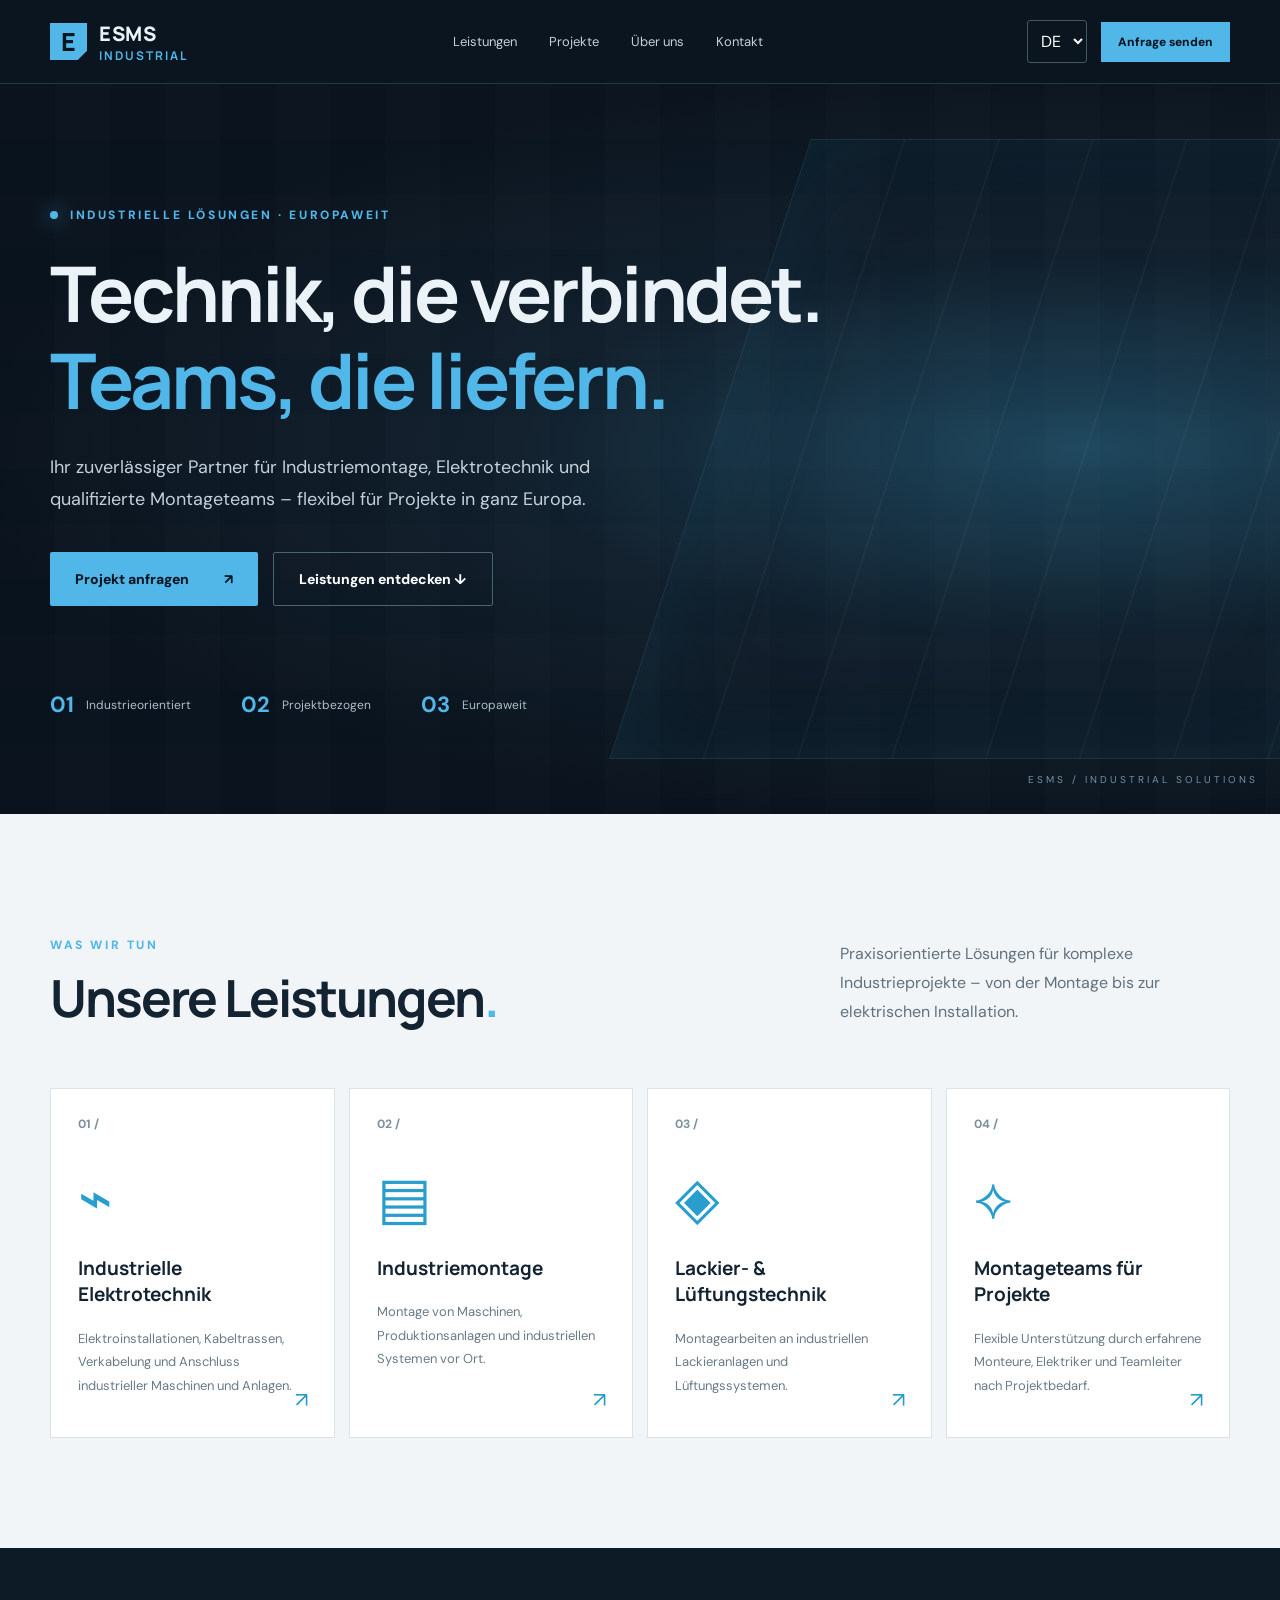
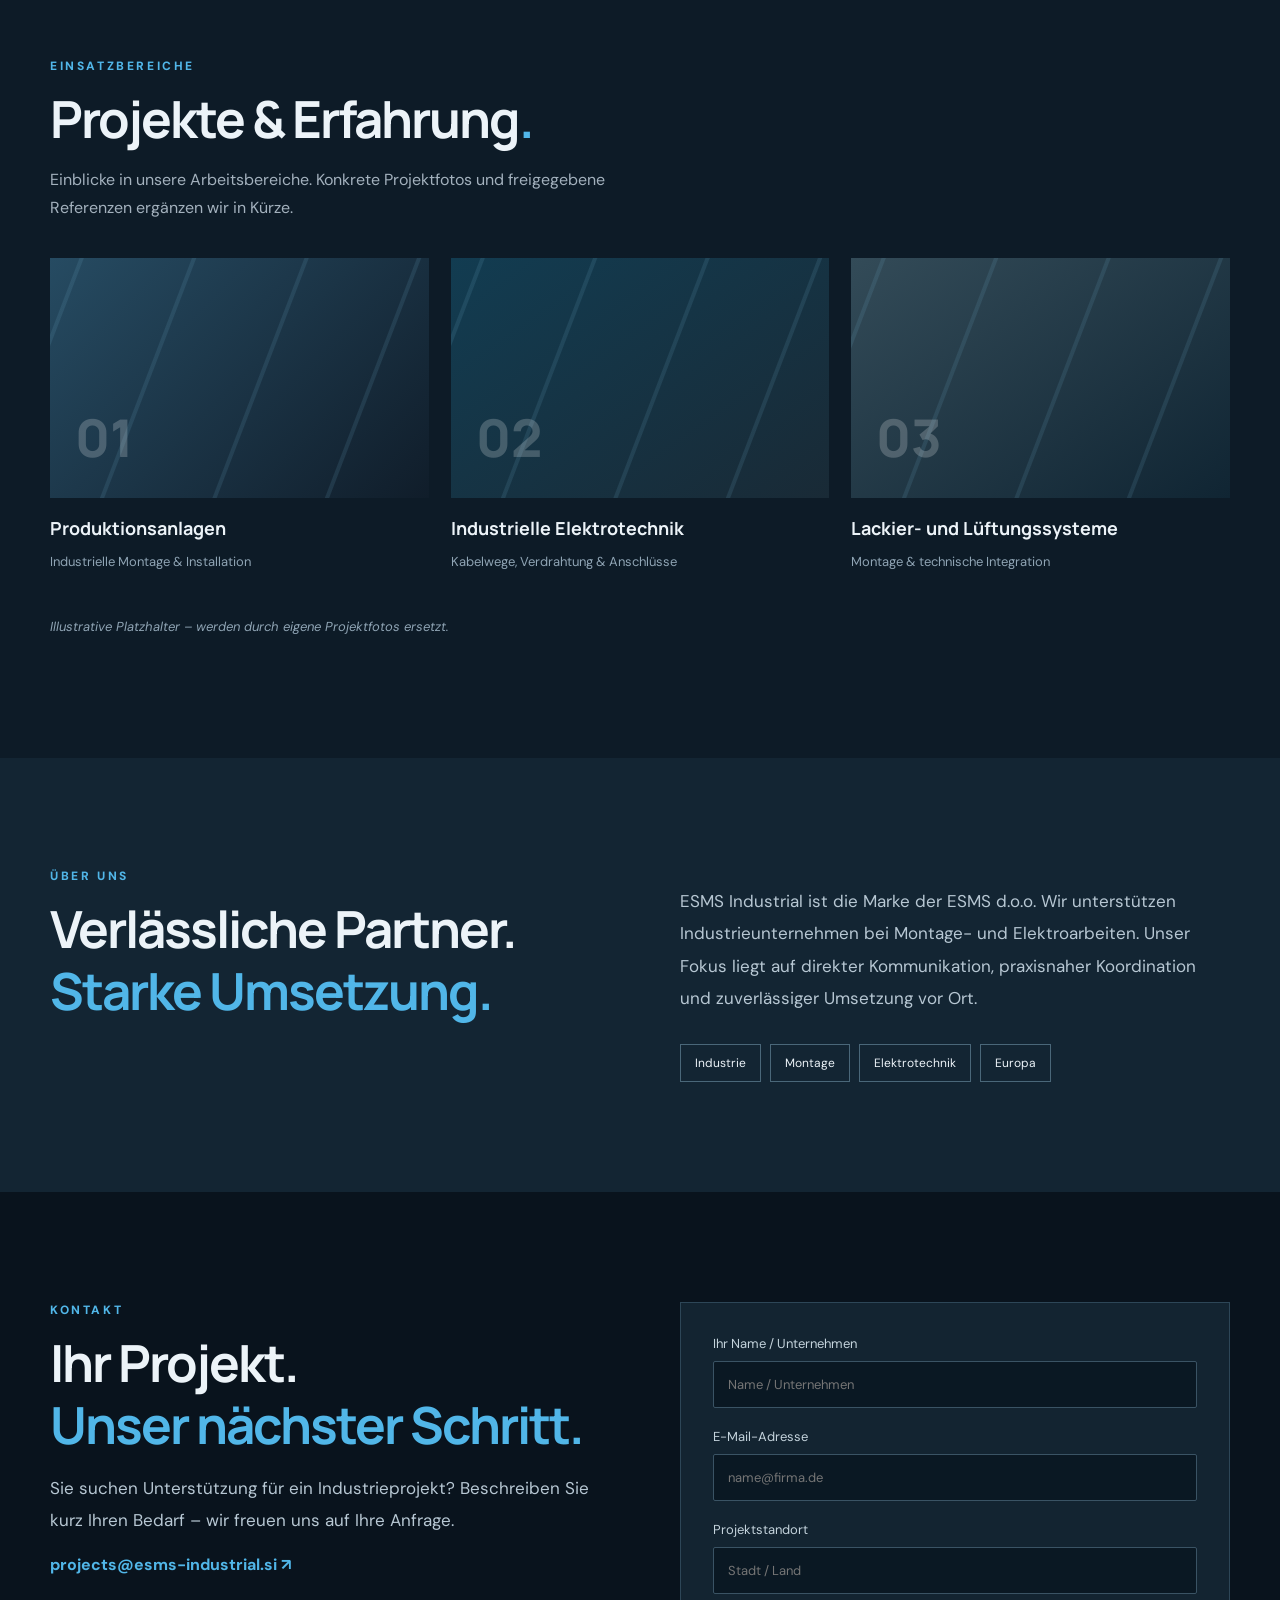
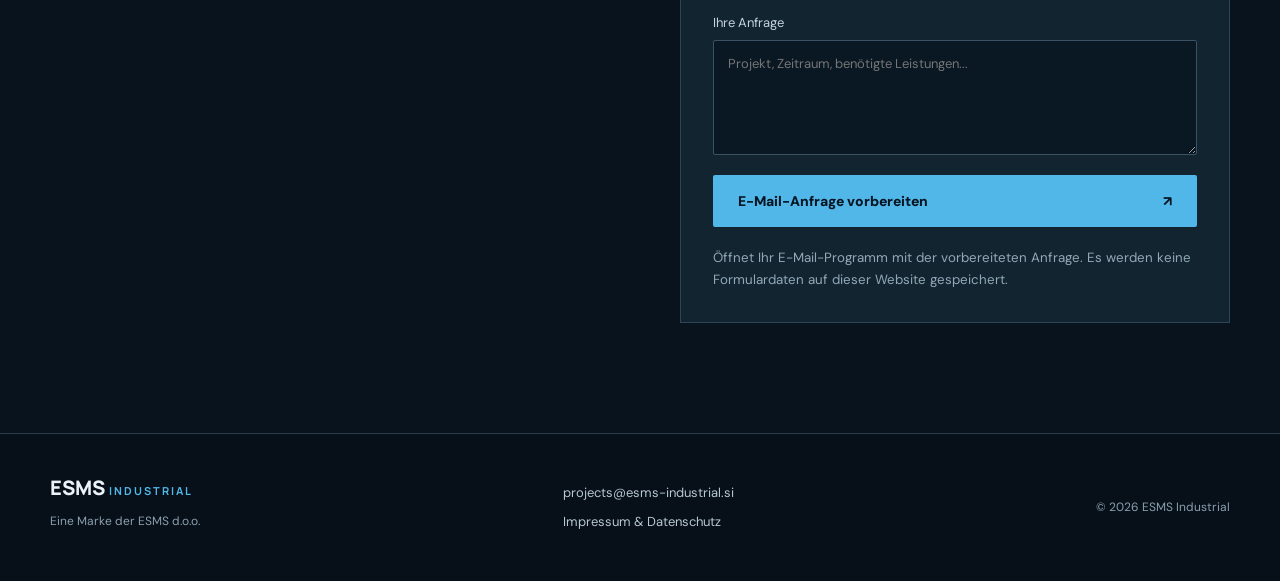
<file: index.html>
<!doctype html>
<html lang="de"><head><meta charset="utf-8"><meta name="viewport" content="width=device-width, initial-scale=1"><meta name="description" content="ESMS Industrial – Industriemontage, Elektrotechnik und Montageteams für Industrieprojekte in Europa."><title>ESMS Industrial | Industriemontage & Elektrotechnik</title><link rel="stylesheet" href="styles.css"></head>
<body><header class="header"><a href="#home" class="logo"><span class="mark">E</span><span>ESMS <b>INDUSTRIAL</b></span></a><nav id="nav"><a href="#services" data-i="navServices">Leistungen</a><a href="#projects" data-i="navProjects">Projekte</a><a href="#about" data-i="navAbout">Über uns</a><a href="#contact" data-i="navContact">Kontakt</a></nav><div class="actions"><select id="lang" aria-label="Language"><option value="de">DE</option><option value="en">EN</option><option value="sl">SL</option></select><a class="small-btn" href="#contact" data-i="inquiry">Anfrage senden</a><button class="menu" id="menu" aria-label="Menu">☰</button></div></header>
<main><section class="hero" id="home"><div class="hero-glow"></div><div class="container hero-inner"><div class="eyebrow"><span class="dot"></span><span data-i="eyebrow">INDUSTRIELLE LÖSUNGEN · EUROPAWEIT</span></div><h1 data-i="heroTitle">Technik, die verbindet.<br><em>Teams, die liefern.</em></h1><p class="hero-desc" data-i="heroDesc">Ihr zuverlässiger Partner für Industriemontage, Elektrotechnik und qualifizierte Montageteams – flexibel für Projekte in ganz Europa.</p><div class="hero-buttons"><a class="primary" href="#contact" data-i="heroCta">Projekt anfragen <span>↗</span></a><a class="secondary" href="#services" data-i="discover">Leistungen entdecken ↓</a></div><div class="hero-stats"><div><strong>01</strong><span data-i="stat1">Industrieorientiert</span></div><div><strong>02</strong><span data-i="stat2">Projektbezogen</span></div><div><strong>03</strong><span data-i="stat3">Europaweit</span></div></div></div><div class="grid-overlay"></div><div class="hero-label">ESMS / INDUSTRIAL SOLUTIONS</div></section>
<section class="section services" id="services"><div class="container"><div class="section-heading"><div><div class="kicker" data-i="servicesKicker">WAS WIR TUN</div><h2 data-i="servicesTitle">Unsere Leistungen<span class="accent">.</span></h2></div><p data-i="servicesIntro">Praxisorientierte Lösungen für komplexe Industrieprojekte – von der Montage bis zur elektrischen Installation.</p></div><div class="service-grid"><article class="service-card"><div class="number">01 /</div><div class="symbol">⌁</div><h3 data-i="s1">Industrielle Elektrotechnik</h3><p data-i="s1d">Elektroinstallationen, Kabeltrassen, Verkabelung und Anschluss industrieller Maschinen und Anlagen.</p><span class="arrow">↗</span></article><article class="service-card"><div class="number">02 /</div><div class="symbol">▤</div><h3 data-i="s2">Industriemontage</h3><p data-i="s2d">Montage von Maschinen, Produktionsanlagen und industriellen Systemen vor Ort.</p><span class="arrow">↗</span></article><article class="service-card"><div class="number">03 /</div><div class="symbol">◈</div><h3 data-i="s3">Lackier- & Lüftungstechnik</h3><p data-i="s3d">Montagearbeiten an industriellen Lackieranlagen und Lüftungssystemen.</p><span class="arrow">↗</span></article><article class="service-card"><div class="number">04 /</div><div class="symbol">⟡</div><h3 data-i="s4">Montageteams für Projekte</h3><p data-i="s4d">Flexible Unterstützung durch erfahrene Monteure, Elektriker und Teamleiter nach Projektbedarf.</p><span class="arrow">↗</span></article></div></div></section>
<section class="section projects" id="projects"><div class="container"><div class="kicker" data-i="projectsKicker">EINSATZBEREICHE</div><h2 data-i="projectsTitle">Projekte & Erfahrung<span class="accent">.</span></h2><p class="intro" data-i="projectsIntro">Einblicke in unsere Arbeitsbereiche. Konkrete Projektfotos und freigegebene Referenzen ergänzen wir in Kürze.</p><div class="project-grid"><div class="project-tile"><div class="project-art art-one"><span>01</span></div><h3 data-i="p1">Produktionsanlagen</h3><p data-i="p1d">Industrielle Montage & Installation</p></div><div class="project-tile"><div class="project-art art-two"><span>02</span></div><h3 data-i="p2">Industrielle Elektrotechnik</h3><p data-i="p2d">Kabelwege, Verdrahtung & Anschlüsse</p></div><div class="project-tile"><div class="project-art art-three"><span>03</span></div><h3 data-i="p3">Lackier- und Lüftungssysteme</h3><p data-i="p3d">Montage & technische Integration</p></div></div><p class="photo-note" data-i="photoNote">Illustrative Platzhalter – werden durch eigene Projektfotos ersetzt.</p></div></section>
<section class="section about" id="about"><div class="container about-grid"><div><div class="kicker" data-i="aboutKicker">ÜBER UNS</div><h2 data-i="aboutTitle">Verlässliche Partner.<br><span class="accent">Starke Umsetzung.</span></h2></div><div><p data-i="aboutText">ESMS Industrial ist die Marke der ESMS d.o.o. Wir unterstützen Industrieunternehmen bei Montage- und Elektroarbeiten. Unser Fokus liegt auf direkter Kommunikation, praxisnaher Koordination und zuverlässiger Umsetzung vor Ort.</p><div class="pill-row"><span data-i="tag1">Industrie</span><span data-i="tag2">Montage</span><span data-i="tag3">Elektrotechnik</span><span data-i="tag4">Europa</span></div></div></div></section>
<section class="section contact" id="contact"><div class="container contact-grid"><div><div class="kicker" data-i="contactKicker">KONTAKT</div><h2 data-i="contactTitle">Ihr Projekt.<br><span class="accent">Unser nächster Schritt.</span></h2><p data-i="contactIntro">Sie suchen Unterstützung für ein Industrieprojekt? Beschreiben Sie kurz Ihren Bedarf – wir freuen uns auf Ihre Anfrage.</p><a class="email" href="mailto:projects@esms-industrial.si">projects@esms-industrial.si ↗</a></div><form id="contactForm" class="contact-form"><label><span data-i="nameLabel">Ihr Name / Unternehmen</span><input name="name" required maxlength="120" autocomplete="name" placeholder="Name / Unternehmen"></label><label><span data-i="emailLabel">E-Mail-Adresse</span><input name="email" type="email" required autocomplete="email" placeholder="name@firma.de"></label><label><span data-i="locationLabel">Projektstandort</span><input name="location" maxlength="120" placeholder="Stadt / Land"></label><label><span data-i="messageLabel">Ihre Anfrage</span><textarea name="message" required rows="5" maxlength="4000" placeholder="Projekt, Zeitraum, benötigte Leistungen..."></textarea></label><button class="primary submit" type="submit"><span data-i="send">E-Mail-Anfrage vorbereiten</span> ↗</button><small data-i="formNote">Öffnet Ihr E-Mail-Programm mit der vorbereiteten Anfrage. Es werden keine Formulardaten auf dieser Website gespeichert.</small></form></div></section></main>
<footer><div class="container footer-inner"><div><div class="footer-brand">ESMS <b>INDUSTRIAL</b></div><p data-i="footerDesc">Eine Marke der ESMS d.o.o.</p></div><div class="footer-links"><a href="mailto:projects@esms-industrial.si">projects@esms-industrial.si</a><a href="legal.html" data-i="legal">Impressum & Datenschutz</a></div><div class="copyright">© <span id="year"></span> ESMS Industrial</div></div></footer><script src="script.js"></script></body></html>
</file>
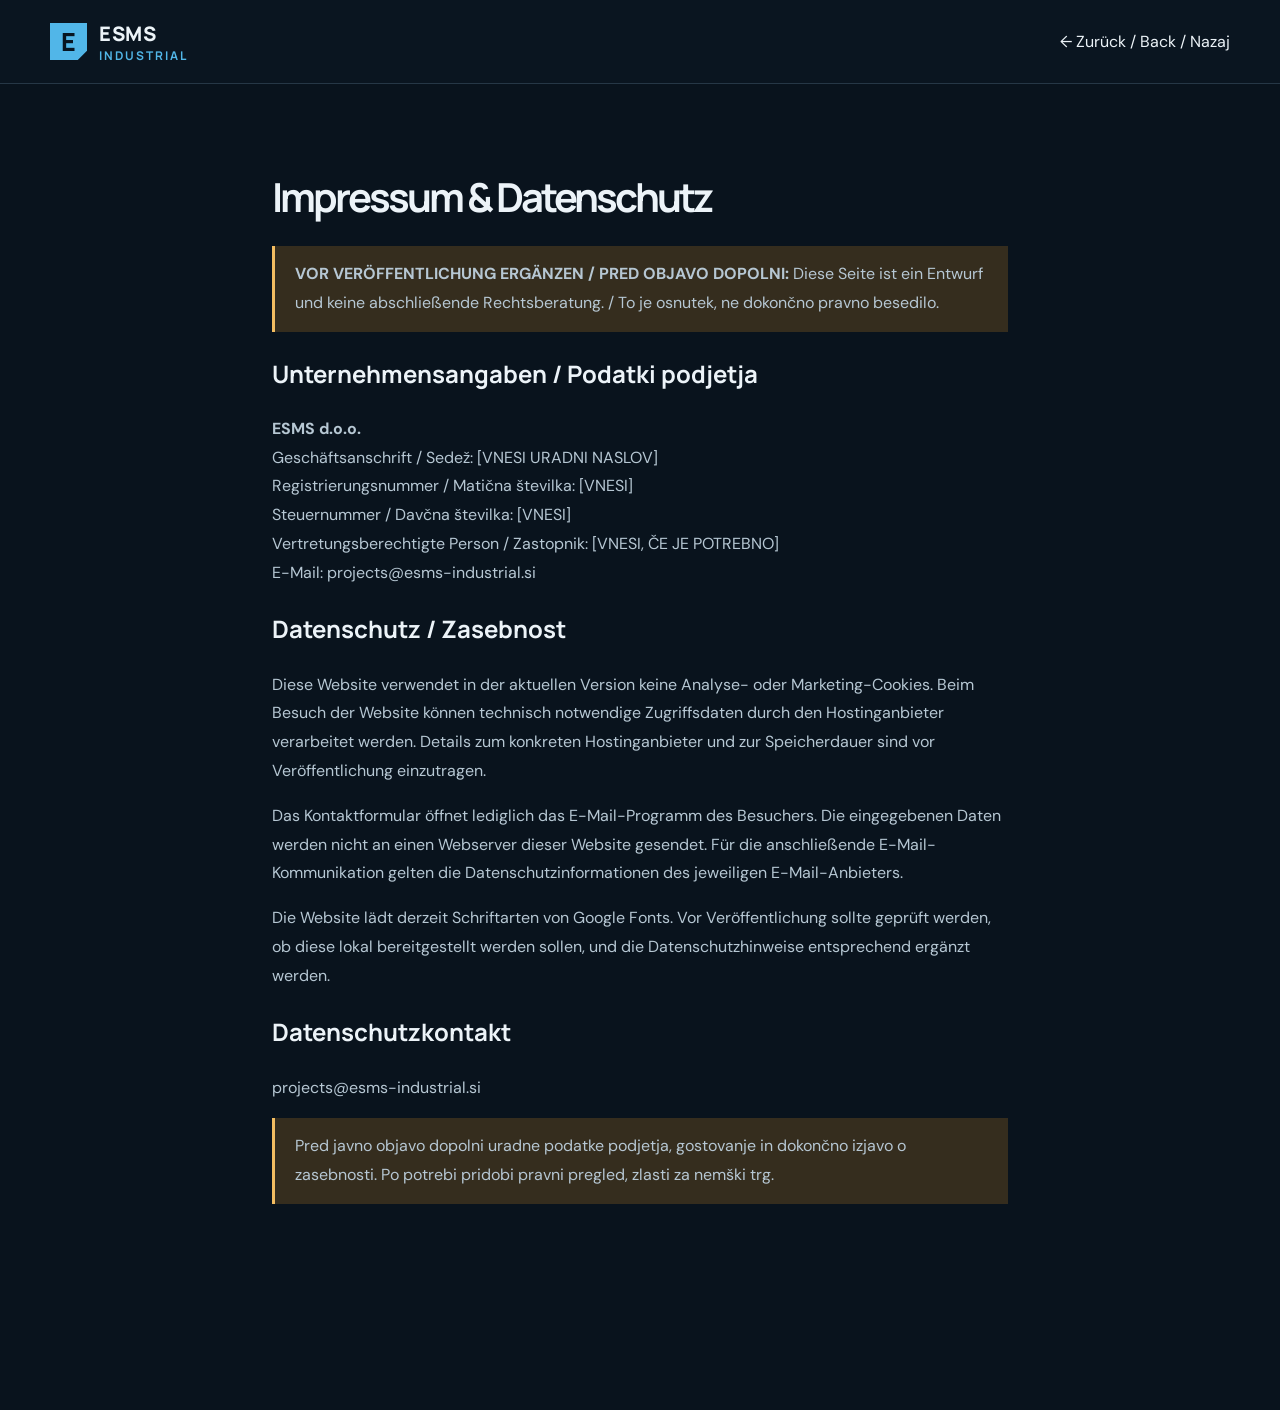
<file: legal.html>
<!doctype html><html lang="de"><head><meta charset="utf-8"><meta name="viewport" content="width=device-width,initial-scale=1"><title>Impressum & Datenschutz | ESMS Industrial</title><link rel="stylesheet" href="styles.css"></head><body><header class="header"><a href="index.html" class="logo"><span class="mark">E</span><span>ESMS <b>INDUSTRIAL</b></span></a><a href="index.html">← Zurück / Back / Nazaj</a></header><main class="legal-content"><h1>Impressum & Datenschutz</h1><p class="warning"><strong>VOR VERÖFFENTLICHUNG ERGÄNZEN / PRED OBJAVO DOPOLNI:</strong> Diese Seite ist ein Entwurf und keine abschließende Rechtsberatung. / To je osnutek, ne dokončno pravno besedilo.</p><h2>Unternehmensangaben / Podatki podjetja</h2><p><strong>ESMS d.o.o.</strong><br>Geschäftsanschrift / Sedež: [VNESI URADNI NASLOV]<br>Registrierungsnummer / Matična številka: [VNESI]<br>Steuernummer / Davčna številka: [VNESI]<br>Vertretungsberechtigte Person / Zastopnik: [VNESI, ČE JE POTREBNO]<br>E-Mail: <a href="mailto:projects@esms-industrial.si">projects@esms-industrial.si</a></p><h2>Datenschutz / Zasebnost</h2><p>Diese Website verwendet in der aktuellen Version keine Analyse- oder Marketing-Cookies. Beim Besuch der Website können technisch notwendige Zugriffsdaten durch den Hostinganbieter verarbeitet werden. Details zum konkreten Hostinganbieter und zur Speicherdauer sind vor Veröffentlichung einzutragen.</p><p>Das Kontaktformular öffnet lediglich das E-Mail-Programm des Besuchers. Die eingegebenen Daten werden nicht an einen Webserver dieser Website gesendet. Für die anschließende E-Mail-Kommunikation gelten die Datenschutzinformationen des jeweiligen E-Mail-Anbieters.</p><p>Die Website lädt derzeit Schriftarten von Google Fonts. Vor Veröffentlichung sollte geprüft werden, ob diese lokal bereitgestellt werden sollen, und die Datenschutzhinweise entsprechend ergänzt werden.</p><h2>Datenschutzkontakt</h2><p>projects@esms-industrial.si</p><p class="warning">Pred javno objavo dopolni uradne podatke podjetja, gostovanje in dokončno izjavo o zasebnosti. Po potrebi pridobi pravni pregled, zlasti za nemški trg.</p></main></body></html>
</file>
<file: styles.css>
@import url('https://fonts.googleapis.com/css2?family=DM+Sans:wght@400;500;600;700&family=Manrope:wght@400;500;600;700;800&display=swap');:root{--bg:#09131d;--panel:#111f2b;--ink:#ecf3f8;--muted:#a3b1bd;--blue:#51b6e8;--line:#283b49}*{box-sizing:border-box}html{scroll-behavior:smooth}body{margin:0;background:var(--bg);color:var(--ink);font-family:'DM Sans',Arial,sans-serif}a{color:inherit;text-decoration:none}button,select,input,textarea{font:inherit}.container{width:min(1180px,calc(100% - 44px));margin:auto}.header{height:84px;display:flex;align-items:center;justify-content:space-between;padding:0 max(26px,calc((100vw - 1180px)/2));background:#0b1621f5;position:sticky;top:0;z-index:20;border-bottom:1px solid #263746}.logo{font-family:Manrope,sans-serif;font-size:20px;font-weight:800;letter-spacing:.5px;display:flex;align-items:center;gap:12px}.logo b{color:var(--blue);font-size:12px;letter-spacing:2px;display:block}.mark{background:var(--blue);color:#071521;width:37px;height:37px;display:grid;place-items:center;font-size:25px;clip-path:polygon(0 0,100% 0,100% 75%,75% 100%,0 100%)}nav{display:flex;gap:32px}nav a{color:#c4d1db;font-size:13px}nav a:hover,.footer-links a:hover{color:var(--blue)}.actions{display:flex;gap:14px;align-items:center}select{background:transparent;color:#fff;border:1px solid #435665;padding:9px;border-radius:3px}option{color:#111}.small-btn{background:var(--blue);color:#05141f;padding:12px 17px;font-weight:800;font-size:12px}.menu{display:none;background:none;border:0;color:white;font-size:25px}.hero{min-height:660px;position:relative;overflow:hidden;background:radial-gradient(ellipse at 85% 50%,#1d465c 0%,#101f2c 37%,#09131d 73%)}.hero-inner{position:relative;z-index:2;padding-top:123px;padding-bottom:95px}.hero-glow{position:absolute;right:-130px;top:55px;width:700px;height:620px;transform:skew(-18deg);border:1px solid #39627b55;box-shadow:inset 0 0 100px #1e71902b;background:repeating-linear-gradient(90deg,transparent 0,transparent 92px,#ffffff0b 93px,#ffffff0b 94px)}.grid-overlay{position:absolute;inset:0;background:linear-gradient(90deg,transparent 49.9%,#ffffff08 50%),linear-gradient(0deg,transparent 49.9%,#ffffff07 50%);background-size:110px 110px;opacity:.3;pointer-events:none}.eyebrow,.kicker{color:var(--blue);font-weight:800;font-size:12px;letter-spacing:2.6px}.eyebrow{display:flex;align-items:center;gap:12px}.dot{width:8px;height:8px;background:var(--blue);border-radius:50%;box-shadow:0 0 20px var(--blue)}h1,h2,h3{font-family:Manrope,Arial,sans-serif}h1{font-size:clamp(43px,6vw,77px);line-height:1.13;letter-spacing:-3px;max-width:850px;margin:27px 0}h1 em{font-style:normal;color:var(--blue)}.hero-desc{max-width:600px;color:#c3d0da;font-size:18px;line-height:1.8}.hero-buttons{display:flex;flex-wrap:wrap;gap:15px;margin-top:37px}.primary,.secondary{padding:17px 25px;font-weight:800;font-size:14px;display:inline-flex;align-items:center;gap:35px;border-radius:2px}.primary{background:var(--blue);color:#061521;border:0;cursor:pointer}.primary:hover,.small-btn:hover{background:#84d6ff}.secondary{border:1px solid #4c6575;color:white}.hero-stats{display:flex;gap:50px;margin-top:84px}.hero-stats>div{display:flex;align-items:center;gap:12px}.hero-stats strong{color:var(--blue);font-size:22px}.hero-stats span{color:#aebfcb;font-size:12px}.hero-label{position:absolute;right:22px;bottom:28px;color:#7391a5;font-size:10px;letter-spacing:3px}.section{padding:110px 0;scroll-margin-top:80px}.services{background:#f2f5f7;color:#132331}.section-heading{display:flex;align-items:end;justify-content:space-between;gap:40px;margin-bottom:45px}.section-heading p{max-width:390px;color:#61717d;line-height:1.8}.section h2{font-size:clamp(35px,4vw,52px);letter-spacing:-2px;line-height:1.2;margin:14px 0}.accent{color:var(--blue)}.service-grid{display:grid;grid-template-columns:repeat(4,1fr);gap:14px}.service-card{background:white;border:1px solid #dbe3e8;padding:27px;min-height:345px;position:relative;transition:transform .2s}.service-card:hover{transform:translateY(-5px)}.number{color:#7c8f9c;font-size:12px;font-weight:700}.symbol{font-size:58px;color:#289dce;margin:28px 0 15px}.service-card h3{font-size:19px;line-height:1.4}.service-card p{font-size:13px;color:#687b88;line-height:1.8}.arrow{position:absolute;bottom:23px;right:26px;color:#2099cc;font-size:21px}.projects{background:#0d1b27}.intro{color:var(--muted);max-width:640px;line-height:1.8;margin-bottom:35px}.project-grid{display:grid;grid-template-columns:repeat(3,1fr);gap:22px}.project-art{height:240px;display:flex;align-items:end;padding:25px;overflow:hidden;position:relative;background:linear-gradient(135deg,#264b62,#101d2a)}.project-art:before{content:"";position:absolute;inset:-30%;background:repeating-linear-gradient(105deg,transparent 0 45px,#6ba8c526 46px 49px,transparent 50px 105px);transform:rotate(6deg)}.art-two{background:linear-gradient(145deg,#123c51,#192a36)}.art-three{background:linear-gradient(145deg,#334b58,#102533)}.project-art span{position:relative;font-size:52px;font-family:Manrope;font-weight:800;color:#ffffff35}.project-tile h3{font-size:18px;margin:18px 0 7px}.project-tile p,.photo-note{color:#8fa4b4;font-size:13px}.photo-note{margin-top:35px;font-style:italic}.about{background:#132533}.about-grid,.contact-grid{display:grid;grid-template-columns:1fr 1fr;gap:80px}.about p,.contact p{color:#b7c7d3;font-size:17px;line-height:1.9}.pill-row{display:flex;gap:9px;flex-wrap:wrap;margin-top:30px}.pill-row span{border:1px solid #4a6779;padding:10px 14px;font-size:12px}.contact{background:#09131d}.email{color:var(--blue);font-weight:700;word-break:break-word}.contact-form{background:#132431;padding:32px;display:grid;gap:20px;border:1px solid #2d4657}.contact-form label{display:grid;gap:9px;color:#c4d3dc;font-size:13px}.contact-form input,.contact-form textarea{width:100%;background:#0a1823;color:white;border:1px solid #3a5364;padding:14px;border-radius:2px;outline-color:var(--blue)}.submit{justify-content:space-between}.contact-form small{color:#91a8b6;line-height:1.6}footer{background:#071018;border-top:1px solid #2b3d4b;padding:40px 0}.footer-inner{display:flex;justify-content:space-between;align-items:center;gap:30px}.footer-brand{font-family:Manrope;font-size:20px;font-weight:800}.footer-brand b{font-size:11px;color:var(--blue);letter-spacing:2px}.footer-inner p,.copyright{font-size:12px;color:#8ba0af}.footer-links{display:grid;gap:12px;font-size:13px;color:#b6c7d3}.legal-content{max-width:780px;margin:90px auto;padding:0 22px 100px;line-height:1.8}.legal-content h1{font-size:40px}.legal-content p{color:#b6c7d3}.warning{border-left:3px solid #f3bd61;padding:14px 20px;background:#352d1e;color:#ffe1a6}@media(max-width:950px){nav{gap:13px}.service-grid{grid-template-columns:repeat(2,1fr)}.about-grid,.contact-grid{gap:35px}}@media(max-width:720px){.header{height:70px;padding:0 18px}.logo{font-size:17px}.logo b{font-size:10px}.small-btn{display:none}.menu{display:block}nav{display:none;position:absolute;top:70px;left:0;right:0;background:#0b1621;flex-direction:column;padding:25px;gap:25px;border-bottom:1px solid #334b5b}nav.open{display:flex}.hero{min-height:640px}.hero-inner{padding-top:93px;padding-bottom:55px}h1{letter-spacing:-1.7px}.hero-desc{font-size:16px}.hero-stats{gap:17px;margin-top:65px;flex-wrap:wrap}.hero-stats>div{gap:6px}.hero-stats span{font-size:10px}.section{padding:75px 0}.section-heading{display:block}.service-grid,.project-grid,.about-grid,.contact-grid{grid-template-columns:1fr}.service-card{min-height:275px}.project-art{height:210px}.footer-inner{align-items:start;flex-direction:column}.contact-form{padding:22px}.hero-label{display:none}}
</file>
